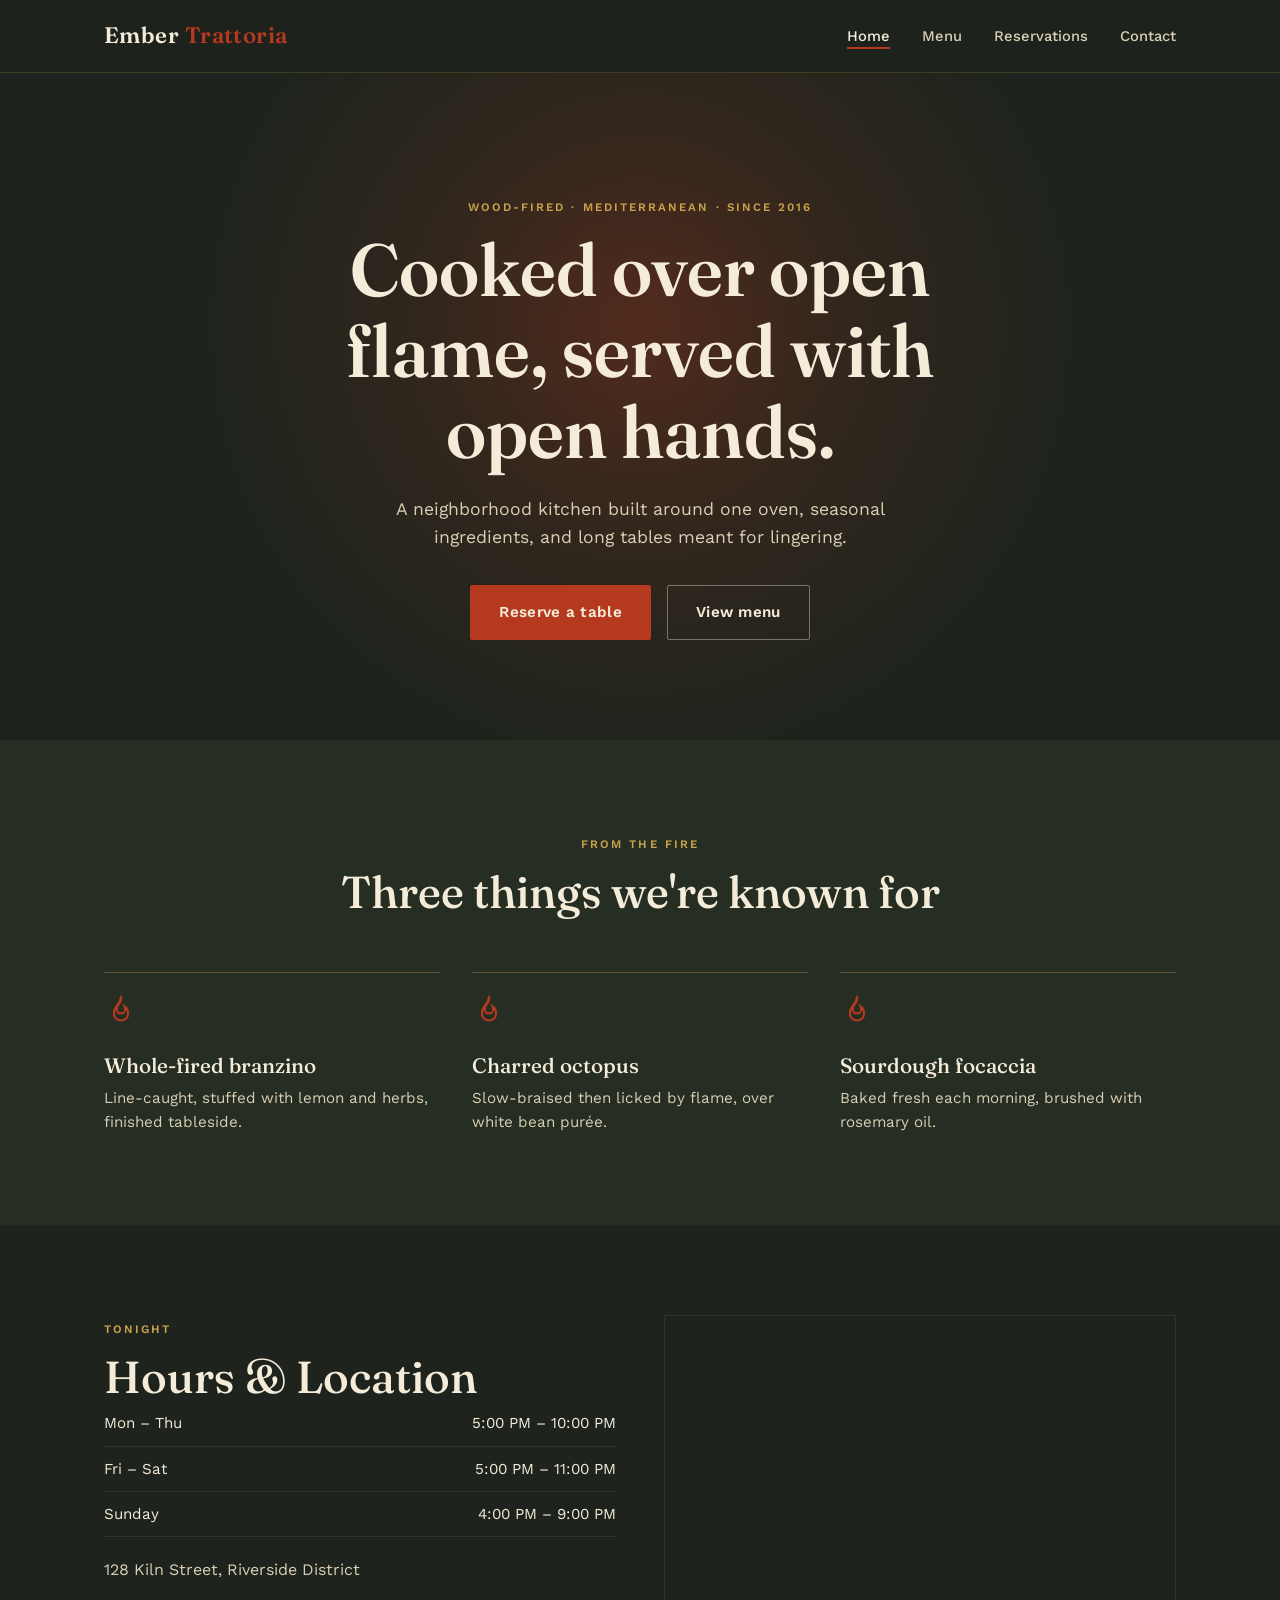
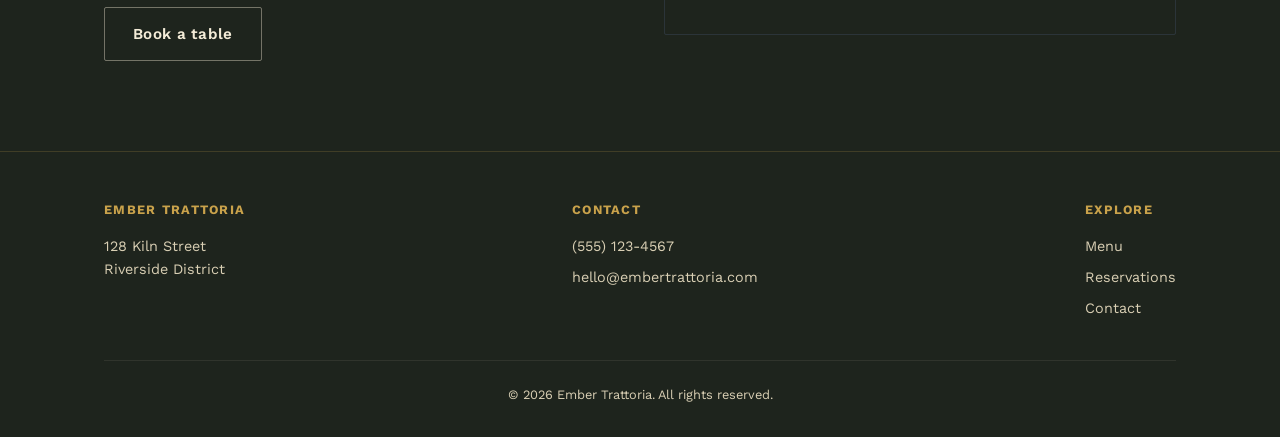
<file: index.html>
<!DOCTYPE html>
<html lang="en">
<head>
 
<meta charset="UTF-8">
<meta name="viewport" content="width=device-width, initial-scale=1.0">
<title>Ember Trattoria — Wood-Fired Kitchen</title>
<meta name="description" content="Ember Trattoria is a wood-fired Mediterranean kitchen. View our menu, reserve a table, or stop by tonight.">
<link rel="stylesheet" href="style.css">
</head>
<body>
<a class="skip-link" href="#main">Skip to content</a>

<header class="site-header">
  <nav class="nav">
    <a class="logo" href="index.html">Ember <span>Trattoria</span></a>
    <button class="nav-toggle" aria-label="Toggle menu" aria-expanded="false">☰</button>
    <ul class="nav-links">
      <li><a href="index.html" aria-current="page">Home</a></li>
      <li><a href="menu.html">Menu</a></li>
      <li><a href="reservations.html">Reservations</a></li>
      <li><a href="contact.html">Contact</a></li>
    </ul>
  </nav>
</header>

<main id="main">

  <section class="hero">
    <div class="hero-content">
      <span class="eyebrow">Wood-fired · Mediterranean · Since 2016</span>
      <h1>Cooked over open flame, served with open hands.</h1>
      <p class="lead">A neighborhood kitchen built around one oven, seasonal ingredients, and long tables meant for lingering.</p>
      <div class="hero-ctas">
        <a class="btn btn-primary" href="reservations.html">Reserve a table</a>
        <a class="btn btn-outline" href="menu.html">View menu</a>
      </div>
    </div>
  </section>

  <section class="bg-alt">
    <div class="container">
      <div class="section-head center">
        <span class="eyebrow">From the fire</span>
        <h2>Three things we're known for</h2>
      </div>
      <div class="grid-3">
        <div class="dish-card">
          <svg class="dish-flame" viewBox="0 0 24 24" fill="none" stroke="currentColor" stroke-width="1.5"><path d="M12 2c1 3-3 4-3 8a3 3 0 0 0 6 0c0-1-.5-2-.5-2 1.5 1 2.5 3 2.5 5a5 5 0 0 1-10 0c0-5 4-6 5-11z"/></svg>
          <h3>Whole-fired branzino</h3>
          <p>Line-caught, stuffed with lemon and herbs, finished tableside.</p>
        </div>
        <div class="dish-card">
          <svg class="dish-flame" viewBox="0 0 24 24" fill="none" stroke="currentColor" stroke-width="1.5"><path d="M12 2c1 3-3 4-3 8a3 3 0 0 0 6 0c0-1-.5-2-.5-2 1.5 1 2.5 3 2.5 5a5 5 0 0 1-10 0c0-5 4-6 5-11z"/></svg>
          <h3>Charred octopus</h3>
          <p>Slow-braised then licked by flame, over white bean purée.</p>
        </div>
        <div class="dish-card">
          <svg class="dish-flame" viewBox="0 0 24 24" fill="none" stroke="currentColor" stroke-width="1.5"><path d="M12 2c1 3-3 4-3 8a3 3 0 0 0 6 0c0-1-.5-2-.5-2 1.5 1 2.5 3 2.5 5a5 5 0 0 1-10 0c0-5 4-6 5-11z"/></svg>
          <h3>Sourdough focaccia</h3>
          <p>Baked fresh each morning, brushed with rosemary oil.</p>
        </div>
      </div>
    </div>
  </section>

  <section>
    <div class="container info-grid">
      <div>
        <span class="eyebrow">Tonight</span>
        <h2>Hours &amp; Location</h2>
        <ul class="info-list">
          <li><span>Mon – Thu</span><span>5:00 PM – 10:00 PM</span></li>
          <li><span>Fri – Sat</span><span>5:00 PM – 11:00 PM</span></li>
          <li><span>Sunday</span><span>4:00 PM – 9:00 PM</span></li>
        </ul>
        <p style="margin-top:20px;">128 Kiln Street, Riverside District</p>
        <a class="btn btn-outline" style="margin-top:24px;" href="reservations.html">Book a table</a>
      </div>
      <div>
        <iframe class="map-frame" title="Map to Ember Trattoria"
          src="https://www.openstreetmap.org/export/embed.html?bbox=-0.13%2C51.50%2C-0.10%2C51.52&layer=mapnik"
          loading="lazy"></iframe>
      </div>
    </div>
  </section>

</main>

<footer class="site-footer">
  <div class="container">
    <div class="footer-grid">
      <div class="footer-col">
        <h4>Ember Trattoria</h4>
        <p>128 Kiln Street<br>Riverside District</p>
      </div>
      <div class="footer-col">
        <h4>Contact</h4>
        <a href="tel:+15551234567">(555) 123-4567</a>
        <a href="mailto:hello@embertrattoria.com">hello@embertrattoria.com</a>
      </div>
      <div class="footer-col">
        <h4>Explore</h4>
        <a href="menu.html">Menu</a>
        <a href="reservations.html">Reservations</a>
        <a href="contact.html">Contact</a>
      </div>
    </div>
    <div class="footer-bottom">&copy; 2026 Ember Trattoria. All rights reserved.</div>
  </div>
</footer>

<script src="script.js"></script>
</body>
</html>
</file>
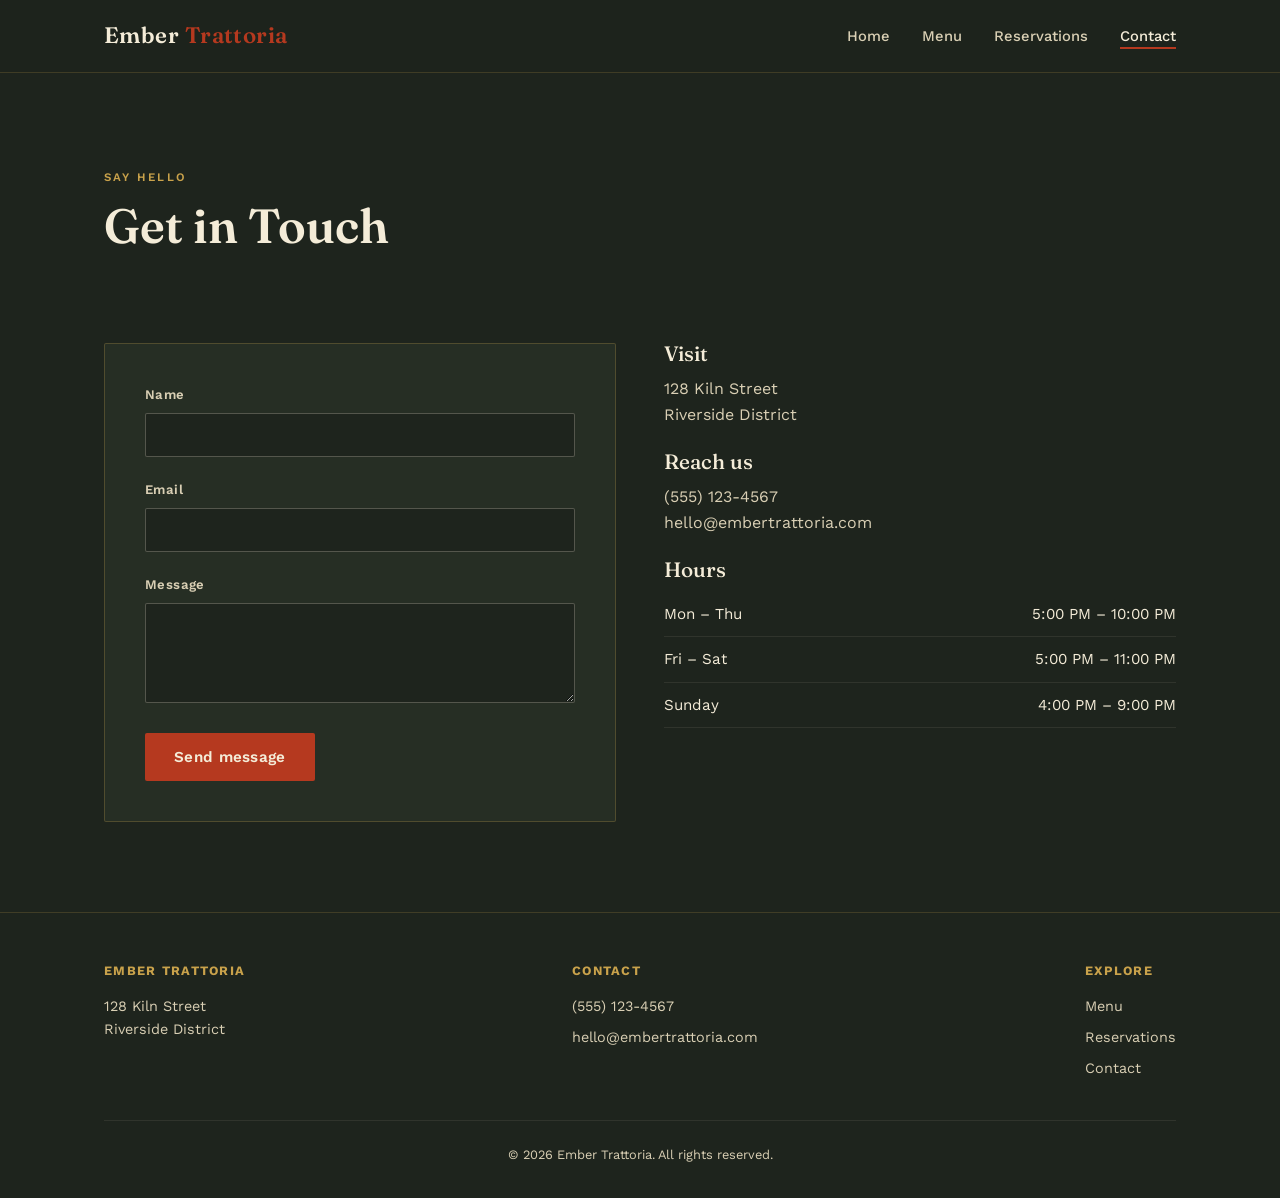
<file: contact.html>
<!DOCTYPE html>
<html lang="en">
<head>
<meta charset="UTF-8">
<meta name="viewport" content="width=device-width, initial-scale=1.0">
<title>Contact — Ember Trattoria</title>
<meta name="description" content="Get in touch with Ember Trattoria.">
<link rel="stylesheet" href="style.css">
</head>
<body>
<a class="skip-link" href="#main">Skip to content</a>

<header class="site-header">
  <nav class="nav">
    <a class="logo" href="index.html">Ember <span>Trattoria</span></a>
    <button class="nav-toggle" aria-label="Toggle menu" aria-expanded="false">☰</button>
    <ul class="nav-links">
      <li><a href="index.html">Home</a></li>
      <li><a href="menu.html">Menu</a></li>
      <li><a href="reservations.html">Reservations</a></li>
      <li><a href="contact.html" aria-current="page">Contact</a></li>
    </ul>
  </nav>
</header>

<main id="main">
  <section style="padding-bottom:0;">
    <div class="container">
      <span class="eyebrow">Say hello</span>
      <h1 style="font-size:clamp(2rem,4vw,3rem);">Get in Touch</h1>
    </div>
  </section>

  <section>
    <div class="container info-grid">
      <form id="contact-form" class="form-card" action="https://formspree.io/f/YOUR_FORM_ID" method="POST" novalidate>
        <div class="field">
          <label for="c-name">Name</label>
          <input type="text" id="c-name" name="name" required>
          <div class="field-error">Please enter your name.</div>
        </div>
        <div class="field">
          <label for="c-email">Email</label>
          <input type="email" id="c-email" name="email" required>
          <div class="field-error">Please enter a valid email address.</div>
        </div>
        <div class="field">
          <label for="c-message">Message</label>
          <textarea id="c-message" name="message" required></textarea>
          <div class="field-error">Please enter a message.</div>
        </div>
        <button type="submit" class="btn btn-primary">Send message</button>
        <div class="form-status" role="status" aria-live="polite"></div>
      </form>

      <div>
        <h3>Visit</h3>
        <p style="margin:10px 0 24px;">128 Kiln Street<br>Riverside District</p>
        <h3>Reach us</h3>
        <p style="margin:10px 0 24px;">
          <a href="tel:+15551234567">(555) 123-4567</a><br>
          <a href="mailto:hello@embertrattoria.com">hello@embertrattoria.com</a>
        </p>
        <h3>Hours</h3>
        <ul class="info-list" style="margin-top:10px;">
          <li><span>Mon – Thu</span><span>5:00 PM – 10:00 PM</span></li>
          <li><span>Fri – Sat</span><span>5:00 PM – 11:00 PM</span></li>
          <li><span>Sunday</span><span>4:00 PM – 9:00 PM</span></li>
        </ul>
      </div>
    </div>
  </section>
</main>

<footer class="site-footer">
  <div class="container">
    <div class="footer-grid">
      <div class="footer-col">
        <h4>Ember Trattoria</h4>
        <p>128 Kiln Street<br>Riverside District</p>
      </div>
      <div class="footer-col">
        <h4>Contact</h4>
        <a href="tel:+15551234567">(555) 123-4567</a>
        <a href="mailto:hello@embertrattoria.com">hello@embertrattoria.com</a>
      </div>
      <div class="footer-col">
        <h4>Explore</h4>
        <a href="menu.html">Menu</a>
        <a href="reservations.html">Reservations</a>
        <a href="contact.html">Contact</a>
      </div>
    </div>
    <div class="footer-bottom">&copy; 2026 Ember Trattoria. All rights reserved.</div>
  </div>
</footer>

<script src="script.js"></script>
</body>
</html>
</file>
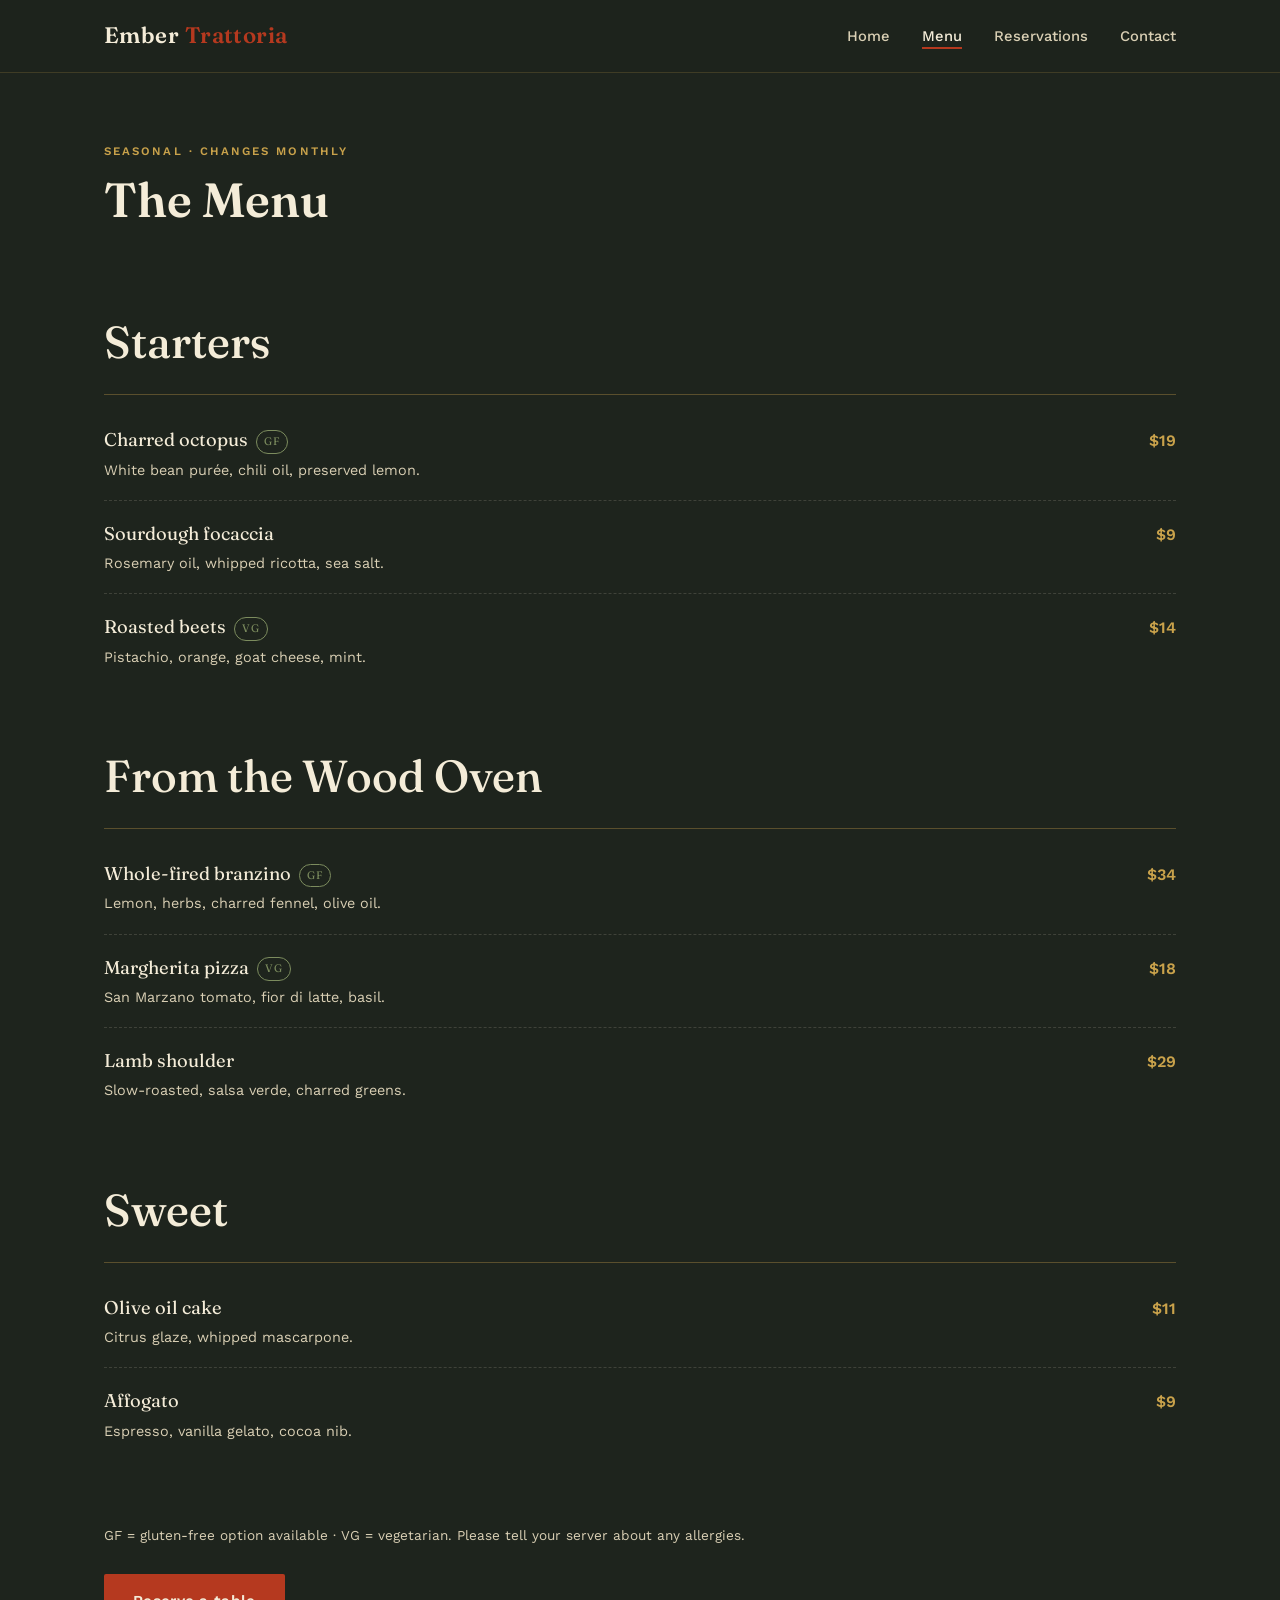
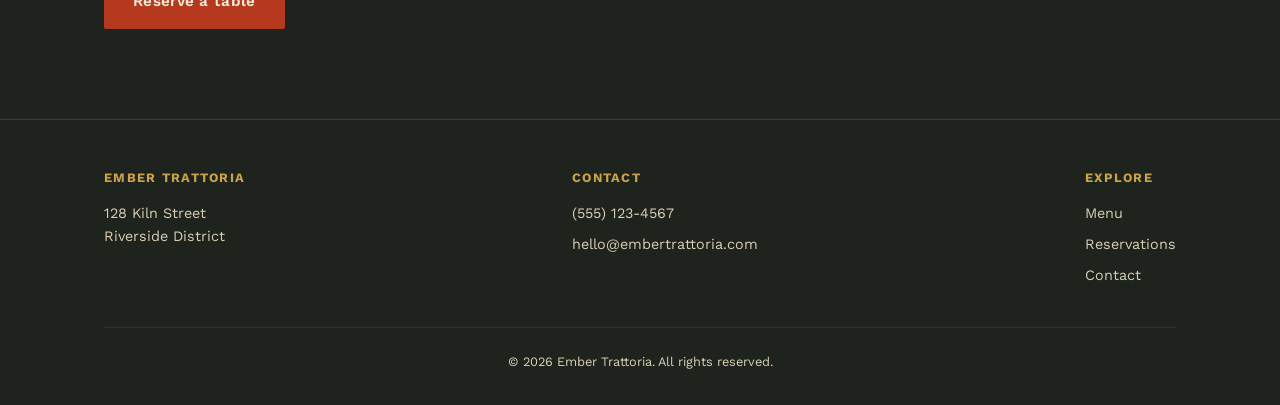
<file: menu.html>
<!DOCTYPE html>
<html lang="en">
<head>
<meta charset="UTF-8">
<meta name="viewport" content="width=device-width, initial-scale=1.0">
<title>Menu — Ember Trattoria</title>
<meta name="description" content="Seasonal wood-fired Mediterranean menu at Ember Trattoria.">
<link rel="stylesheet" href="style.css">
</head>
<body>
<a class="skip-link" href="#main">Skip to content</a>

<header class="site-header">
  <nav class="nav">
    <a class="logo" href="index.html">Ember <span>Trattoria</span></a>
    <button class="nav-toggle" aria-label="Toggle menu" aria-expanded="false">☰</button>
    <ul class="nav-links">
      <li><a href="index.html">Home</a></li>
      <li><a href="menu.html" aria-current="page">Menu</a></li>
      <li><a href="reservations.html">Reservations</a></li>
      <li><a href="contact.html">Contact</a></li>
    </ul>
  </nav>
</header>

<main id="main">
  <section style="padding-top:64px; padding-bottom:0;">
    <div class="container">
      <span class="eyebrow">Seasonal · Changes monthly</span>
      <h1 style="font-size:clamp(2rem,4vw,3rem);">The Menu</h1>
    </div>
  </section>

  <section>
    <div class="container">

      <div class="menu-section">
        <h2>Starters</h2>
        <hr class="rule" style="margin-bottom:12px;">
        <div class="menu-item">
          <div><div class="menu-item-name">Charred octopus<span class="menu-tag">GF</span></div><div class="menu-item-desc">White bean purée, chili oil, preserved lemon.</div></div>
          <div class="menu-item-price">$19</div>
        </div>
        <div class="menu-item">
          <div><div class="menu-item-name">Sourdough focaccia</div><div class="menu-item-desc">Rosemary oil, whipped ricotta, sea salt.</div></div>
          <div class="menu-item-price">$9</div>
        </div>
        <div class="menu-item">
          <div><div class="menu-item-name">Roasted beets<span class="menu-tag">VG</span></div><div class="menu-item-desc">Pistachio, orange, goat cheese, mint.</div></div>
          <div class="menu-item-price">$14</div>
        </div>
      </div>

      <div class="menu-section">
        <h2>From the Wood Oven</h2>
        <hr class="rule" style="margin-bottom:12px;">
        <div class="menu-item">
          <div><div class="menu-item-name">Whole-fired branzino<span class="menu-tag">GF</span></div><div class="menu-item-desc">Lemon, herbs, charred fennel, olive oil.</div></div>
          <div class="menu-item-price">$34</div>
        </div>
        <div class="menu-item">
          <div><div class="menu-item-name">Margherita pizza<span class="menu-tag">VG</span></div><div class="menu-item-desc">San Marzano tomato, fior di latte, basil.</div></div>
          <div class="menu-item-price">$18</div>
        </div>
        <div class="menu-item">
          <div><div class="menu-item-name">Lamb shoulder</div><div class="menu-item-desc">Slow-roasted, salsa verde, charred greens.</div></div>
          <div class="menu-item-price">$29</div>
        </div>
      </div>

      <div class="menu-section">
        <h2>Sweet</h2>
        <hr class="rule" style="margin-bottom:12px;">
        <div class="menu-item">
          <div><div class="menu-item-name">Olive oil cake</div><div class="menu-item-desc">Citrus glaze, whipped mascarpone.</div></div>
          <div class="menu-item-price">$11</div>
        </div>
        <div class="menu-item">
          <div><div class="menu-item-name">Affogato</div><div class="menu-item-desc">Espresso, vanilla gelato, cocoa nib.</div></div>
          <div class="menu-item-price">$9</div>
        </div>
      </div>

      <p style="font-size:0.85rem;">GF = gluten-free option available · VG = vegetarian. Please tell your server about any allergies.</p>
      <a class="btn btn-primary" style="margin-top:28px;" href="reservations.html">Reserve a table</a>
    </div>
  </section>
</main>

<footer class="site-footer">
  <div class="container">
    <div class="footer-grid">
      <div class="footer-col">
        <h4>Ember Trattoria</h4>
        <p>128 Kiln Street<br>Riverside District</p>
      </div>
      <div class="footer-col">
        <h4>Contact</h4>
        <a href="tel:+15551234567">(555) 123-4567</a>
        <a href="mailto:hello@embertrattoria.com">hello@embertrattoria.com</a>
      </div>
      <div class="footer-col">
        <h4>Explore</h4>
        <a href="menu.html">Menu</a>
        <a href="reservations.html">Reservations</a>
        <a href="contact.html">Contact</a>
      </div>
    </div>
    <div class="footer-bottom">&copy; 2026 Ember Trattoria. All rights reserved.</div>
  </div>
</footer>

<script src="script.js"></script>
</body>
</html>
</file>
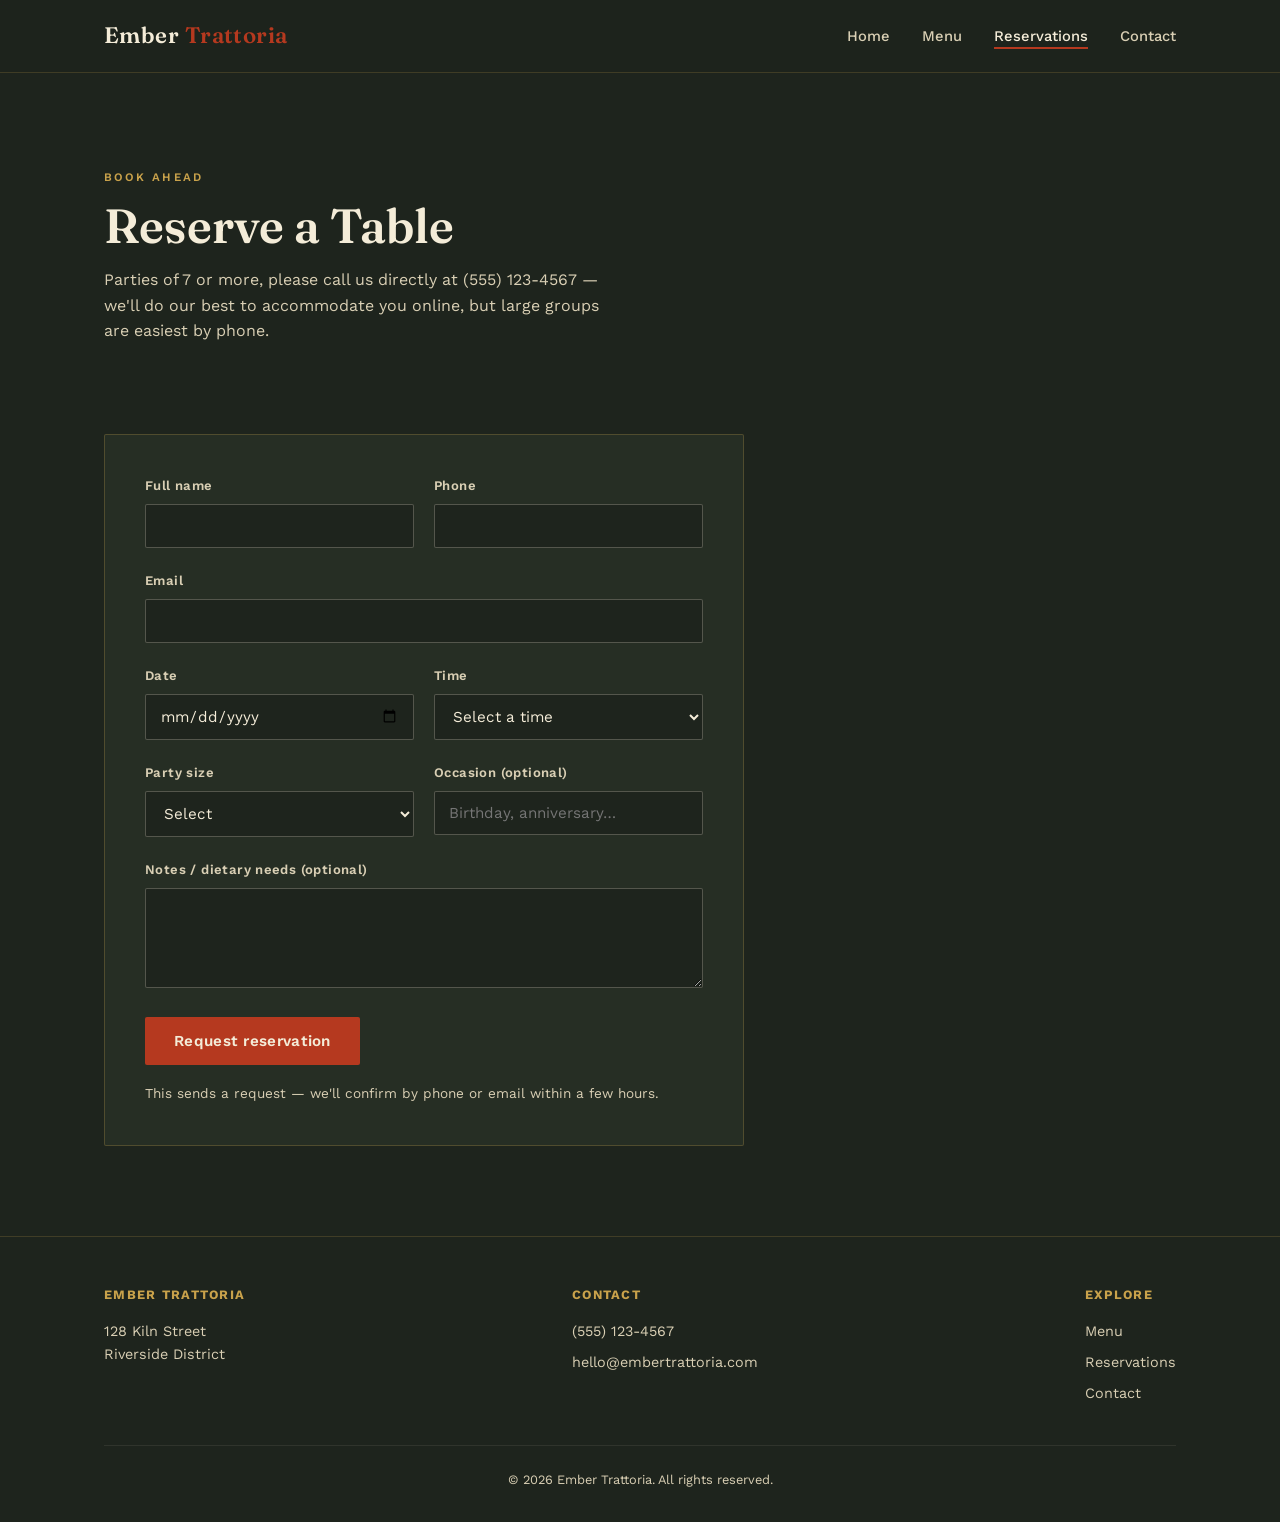
<file: reservations.html>
<!DOCTYPE html>
<html lang="en">
<head>
<meta charset="UTF-8">
<meta name="viewport" content="width=device-width, initial-scale=1.0">
<title>Reservations — Ember Trattoria</title>
<meta name="description" content="Reserve a table at Ember Trattoria.">
<link rel="stylesheet" href="style.css">
</head>
<body>
<a class="skip-link" href="#main">Skip to content</a>

<header class="site-header">
  <nav class="nav">
    <a class="logo" href="index.html">Ember <span>Trattoria</span></a>
    <button class="nav-toggle" aria-label="Toggle menu" aria-expanded="false">☰</button>
    <ul class="nav-links">
      <li><a href="index.html">Home</a></li>
      <li><a href="menu.html">Menu</a></li>
      <li><a href="reservations.html" aria-current="page">Reservations</a></li>
      <li><a href="contact.html">Contact</a></li>
    </ul>
  </nav>
</header>

<main id="main">
  <section style="padding-bottom:0;">
    <div class="container">
      <span class="eyebrow">Book ahead</span>
      <h1 style="font-size:clamp(2rem,4vw,3rem);">Reserve a Table</h1>
      <p style="max-width:520px; margin-top:14px;">Parties of 7 or more, please call us directly at (555) 123-4567 — we'll do our best to accommodate you online, but large groups are easiest by phone.</p>
    </div>
  </section>

  <section>
    <div class="container">
      <form id="reservation-form" class="form-card" action="https://formspree.io/f/YOUR_FORM_ID" method="POST" novalidate>

        <div class="form-row">
          <div class="field">
            <label for="res-name">Full name</label>
            <input type="text" id="res-name" name="name" required>
            <div class="field-error">Please enter your name.</div>
          </div>
          <div class="field">
            <label for="res-phone">Phone</label>
            <input type="tel" id="res-phone" name="phone" required>
            <div class="field-error">Please enter a valid phone number.</div>
          </div>
        </div>

        <div class="field">
          <label for="res-email">Email</label>
          <input type="email" id="res-email" name="email" required>
          <div class="field-error">Please enter a valid email address.</div>
        </div>

        <div class="form-row">
          <div class="field">
            <label for="res-date">Date</label>
            <input type="date" id="res-date" name="date" required>
            <div class="field-error">Please choose a valid, upcoming date.</div>
          </div>
          <div class="field">
            <label for="res-time">Time</label>
            <select id="res-time" name="time" required>
              <option value="">Select a time</option>
              <option>5:00 PM</option>
              <option>5:30 PM</option>
              <option>6:00 PM</option>
              <option>6:30 PM</option>
              <option>7:00 PM</option>
              <option>7:30 PM</option>
              <option>8:00 PM</option>
              <option>8:30 PM</option>
              <option>9:00 PM</option>
            </select>
            <div class="field-error">Please select a time.</div>
          </div>
        </div>

        <div class="form-row">
          <div class="field">
            <label for="res-party">Party size</label>
            <select id="res-party" name="party_size" required>
              <option value="">Select</option>
              <option>1</option><option>2</option><option>3</option>
              <option>4</option><option>5</option><option>6</option>
            </select>
            <div class="field-error">Please select a party size.</div>
          </div>
          <div class="field">
            <label for="res-occasion">Occasion (optional)</label>
            <input type="text" id="res-occasion" name="occasion" placeholder="Birthday, anniversary…">
          </div>
        </div>

        <div class="field">
          <label for="res-notes">Notes / dietary needs (optional)</label>
          <textarea id="res-notes" name="notes"></textarea>
        </div>

        <button type="submit" class="btn btn-primary">Request reservation</button>
        <p class="form-note">This sends a request — we'll confirm by phone or email within a few hours.</p>
        <div class="form-status" role="status" aria-live="polite"></div>
      </form>
    </div>
  </section>
</main>

<footer class="site-footer">
  <div class="container">
    <div class="footer-grid">
      <div class="footer-col">
        <h4>Ember Trattoria</h4>
        <p>128 Kiln Street<br>Riverside District</p>
      </div>
      <div class="footer-col">
        <h4>Contact</h4>
        <a href="tel:+15551234567">(555) 123-4567</a>
        <a href="mailto:hello@embertrattoria.com">hello@embertrattoria.com</a>
      </div>
      <div class="footer-col">
        <h4>Explore</h4>
        <a href="menu.html">Menu</a>
        <a href="reservations.html">Reservations</a>
        <a href="contact.html">Contact</a>
      </div>
    </div>
    <div class="footer-bottom">&copy; 2026 Ember Trattoria. All rights reserved.</div>
  </div>
</footer>

<script src="script.js"></script>
</body>
</html>
</file>
<file: style.css>
/* ============================================
   EMBER TRATTORIA — Design System
   ============================================ */

@import url('https://fonts.googleapis.com/css2?family=Fraunces:ital,opsz,wght@0,9..144,300;0,9..144,500;0,9..144,600;1,9..144,500&family=Work+Sans:wght@400;500;600;700&display=swap');

:root {
  /* Color tokens */
  --bg:        #1E241D;   /* deep forest-charcoal */
  --bg-alt:    #262E24;   /* slightly lifted panel */
  --cream:     #F4ECD8;   /* paper cream */
  --cream-dim: #D9CFB4;   /* muted cream for secondary text */
  --brick:     #B5391F;   /* ember accent / CTA */
  --brick-dim: #8C2C18;
  --gold:      #C9A24B;   /* dividers, labels */
  --olive:     #7C8C5E;   /* supporting accent */
  --ink:       #14180F;   /* near-black, text on cream */

  /* Type */
  --font-display: 'Fraunces', Georgia, serif;
  --font-body: 'Work Sans', -apple-system, sans-serif;

  --radius: 2px;
  --max-width: 1120px;
}

* { box-sizing: border-box; margin: 0; padding: 0; }

html { scroll-behavior: smooth; }

body {
  background: var(--bg);
  color: var(--cream);
  font-family: var(--font-body);
  line-height: 1.6;
  -webkit-font-smoothing: antialiased;
}

img { max-width: 100%; display: block; }

a { color: inherit; text-decoration: none; }

.container {
  max-width: var(--max-width);
  margin: 0 auto;
  padding: 0 24px;
}

.eyebrow {
  display: inline-block;
  font-family: var(--font-body);
  font-size: 0.72rem;
  font-weight: 600;
  letter-spacing: 0.18em;
  text-transform: uppercase;
  color: var(--gold);
  margin-bottom: 14px;
}

h1, h2, h3 {
  font-family: var(--font-display);
  font-weight: 500;
  line-height: 1.1;
  color: var(--cream);
}

h1 { font-size: clamp(2.6rem, 6vw, 4.6rem); font-weight: 600; }
h2 { font-size: clamp(1.9rem, 4vw, 2.8rem); }
h3 { font-size: 1.3rem; }

p { color: var(--cream-dim); }

.rule {
  border: none;
  border-top: 1px solid rgba(201, 162, 75, 0.35);
  margin: 0;
}

/* ---------- Buttons ---------- */
.btn {
  display: inline-flex;
  align-items: center;
  gap: 8px;
  padding: 14px 28px;
  border-radius: var(--radius);
  font-family: var(--font-body);
  font-weight: 600;
  font-size: 0.95rem;
  letter-spacing: 0.02em;
  cursor: pointer;
  border: 1px solid transparent;
  transition: transform 0.15s ease, background 0.2s ease, border-color 0.2s ease;
}
.btn:focus-visible { outline: 2px solid var(--gold); outline-offset: 3px; }

.btn-primary {
  background: var(--brick);
  color: var(--cream);
}
.btn-primary:hover { background: var(--brick-dim); transform: translateY(-1px); }

.btn-outline {
  background: transparent;
  color: var(--cream);
  border-color: rgba(244, 236, 216, 0.4);
}
.btn-outline:hover { border-color: var(--gold); color: var(--gold); }

/* ---------- Header / Nav ---------- */
.site-header {
  position: sticky;
  top: 0;
  z-index: 100;
  background: rgba(30, 36, 29, 0.92);
  backdrop-filter: blur(6px);
  border-bottom: 1px solid rgba(201, 162, 75, 0.2);
}
.nav {
  display: flex;
  align-items: center;
  justify-content: space-between;
  padding: 18px 24px;
  max-width: var(--max-width);
  margin: 0 auto;
}
.logo {
  font-family: var(--font-display);
  font-size: 1.4rem;
  font-weight: 600;
  letter-spacing: 0.02em;
}
.logo span { color: var(--brick); }

.nav-links {
  display: flex;
  gap: 32px;
  list-style: none;
}
.nav-links a {
  font-size: 0.92rem;
  font-weight: 500;
  color: var(--cream-dim);
  position: relative;
  padding-bottom: 4px;
}
.nav-links a:hover, .nav-links a[aria-current="page"] { color: var(--cream); }
.nav-links a[aria-current="page"]::after {
  content: '';
  position: absolute;
  left: 0; right: 0; bottom: 0;
  height: 2px;
  background: var(--brick);
}

.nav-toggle {
  display: none;
  background: none;
  border: none;
  color: var(--cream);
  font-size: 1.6rem;
  cursor: pointer;
}

@media (max-width: 760px) {
  .nav-toggle { display: block; }
  .nav-links {
    position: absolute;
    top: 100%; left: 0; right: 0;
    background: var(--bg-alt);
    flex-direction: column;
    gap: 0;
    max-height: 0;
    overflow: hidden;
    transition: max-height 0.3s ease;
    border-bottom: 1px solid rgba(201, 162, 75, 0.2);
  }
  .nav-links.open { max-height: 400px; }
  .nav-links li { border-top: 1px solid rgba(201, 162, 75, 0.1); }
  .nav-links a { display: block; padding: 16px 24px; }
}

/* ---------- Hero (signature ember glow) ---------- */
.hero {
  position: relative;
  overflow: hidden;
  padding: 120px 24px 100px;
  text-align: center;
}
.hero::before {
  content: '';
  position: absolute;
  left: 50%; top: 38%;
  width: 900px; height: 900px;
  transform: translate(-50%, -50%);
  background: radial-gradient(circle, rgba(181,57,31,0.35) 0%, rgba(181,57,31,0.12) 35%, transparent 70%);
  filter: blur(10px);
  animation: ember-pulse 6s ease-in-out infinite;
  pointer-events: none;
}
@keyframes ember-pulse {
  0%, 100% { opacity: 0.7; transform: translate(-50%, -50%) scale(1); }
  50% { opacity: 1; transform: translate(-50%, -50%) scale(1.06); }
}
@media (prefers-reduced-motion: reduce) {
  .hero::before { animation: none; }
  html { scroll-behavior: auto; }
}
.hero-content { position: relative; z-index: 1; max-width: 720px; margin: 0 auto; }
.hero p.lead {
  font-size: 1.1rem;
  max-width: 520px;
  margin: 22px auto 34px;
}
.hero-ctas { display: flex; gap: 16px; justify-content: center; flex-wrap: wrap; }

/* ---------- Sections ---------- */
section { padding: 90px 0; }
.section-head { max-width: 620px; margin-bottom: 56px; }
.section-head.center { margin-left: auto; margin-right: auto; text-align: center; }

.bg-alt { background: var(--bg-alt); }

/* ---------- Dish / Feature Cards ---------- */
.grid-3 {
  display: grid;
  grid-template-columns: repeat(3, 1fr);
  gap: 32px;
}
@media (max-width: 860px) { .grid-3 { grid-template-columns: 1fr; } }

.dish-card {
  border-top: 1px solid rgba(201, 162, 75, 0.35);
  padding-top: 22px;
}
.dish-card .dish-flame {
  width: 34px; height: 34px;
  margin-bottom: 18px;
  color: var(--brick);
}
.dish-card h3 { margin-bottom: 8px; }
.dish-card p { font-size: 0.95rem; }

/* ---------- Menu page ---------- */
.menu-section { margin-bottom: 64px; }
.menu-section h2 { margin-bottom: 28px; }
.menu-item {
  display: flex;
  justify-content: space-between;
  align-items: baseline;
  gap: 20px;
  padding: 18px 0;
  border-bottom: 1px dashed rgba(244, 236, 216, 0.15);
}
.menu-item:last-child { border-bottom: none; }
.menu-item-name { font-family: var(--font-display); font-size: 1.15rem; color: var(--cream); }
.menu-item-desc { font-size: 0.9rem; color: var(--cream-dim); margin-top: 4px; }
.menu-item-price {
  font-family: var(--font-body);
  font-weight: 600;
  color: var(--gold);
  white-space: nowrap;
}
.menu-tag {
  display: inline-block;
  font-size: 0.68rem;
  letter-spacing: 0.08em;
  text-transform: uppercase;
  color: var(--olive);
  border: 1px solid var(--olive);
  padding: 2px 7px;
  border-radius: 20px;
  margin-left: 8px;
  vertical-align: middle;
}

/* ---------- Forms (Reservations / Contact) ---------- */
.form-card {
  background: var(--bg-alt);
  border: 1px solid rgba(201, 162, 75, 0.25);
  border-radius: var(--radius);
  padding: 40px;
  max-width: 640px;
}
.form-row { display: grid; grid-template-columns: 1fr 1fr; gap: 20px; }
@media (max-width: 560px) { .form-row { grid-template-columns: 1fr; } }

.field { margin-bottom: 22px; }
.field label {
  display: block;
  font-size: 0.82rem;
  font-weight: 600;
  letter-spacing: 0.03em;
  color: var(--cream-dim);
  margin-bottom: 8px;
}
.field input, .field select, .field textarea {
  width: 100%;
  background: var(--bg);
  border: 1px solid rgba(244, 236, 216, 0.25);
  border-radius: var(--radius);
  padding: 12px 14px;
  color: var(--cream);
  font-family: var(--font-body);
  font-size: 0.95rem;
}
.field input:focus, .field select:focus, .field textarea:focus {
  outline: none;
  border-color: var(--gold);
}
.field textarea { resize: vertical; min-height: 100px; }
.field-error {
  color: var(--brick);
  font-size: 0.8rem;
  margin-top: 6px;
  display: none;
}
.field.invalid input, .field.invalid select, .field.invalid textarea {
  border-color: var(--brick);
}
.field.invalid .field-error { display: block; }

.form-note {
  font-size: 0.85rem;
  color: var(--cream-dim);
  margin-top: 18px;
}
.form-status {
  margin-top: 18px;
  padding: 14px 16px;
  border-radius: var(--radius);
  font-size: 0.9rem;
  display: none;
}
.form-status.success { display: block; background: rgba(124,140,94,0.18); color: var(--olive); border: 1px solid var(--olive); }
.form-status.error { display: block; background: rgba(181,57,31,0.15); color: var(--brick); border: 1px solid var(--brick); }

/* ---------- Info blocks (hours/location) ---------- */
.info-grid {
  display: grid;
  grid-template-columns: 1fr 1fr;
  gap: 48px;
}
@media (max-width: 760px) { .info-grid { grid-template-columns: 1fr; } }
.info-list { list-style: none; }
.info-list li {
  display: flex;
  justify-content: space-between;
  padding: 10px 0;
  border-bottom: 1px solid rgba(244, 236, 216, 0.08);
  font-size: 0.95rem;
}
.map-frame {
  width: 100%;
  height: 320px;
  border: 1px solid rgba(201, 162, 75, 0.25);
  border-radius: var(--radius);
  filter: grayscale(0.4) invert(0.92) contrast(0.9);
}

/* ---------- Footer ---------- */
.site-footer {
  border-top: 1px solid rgba(201, 162, 75, 0.2);
  padding: 48px 0 32px;
}
.footer-grid {
  display: flex;
  justify-content: space-between;
  flex-wrap: wrap;
  gap: 32px;
  margin-bottom: 32px;
}
.footer-col h4 {
  font-family: var(--font-body);
  font-size: 0.8rem;
  letter-spacing: 0.1em;
  text-transform: uppercase;
  color: var(--gold);
  margin-bottom: 14px;
}
.footer-col p, .footer-col a { font-size: 0.9rem; color: var(--cream-dim); display: block; margin-bottom: 8px; }
.footer-bottom {
  text-align: center;
  font-size: 0.8rem;
  color: var(--cream-dim);
  padding-top: 24px;
  border-top: 1px solid rgba(244, 236, 216, 0.08);
}

/* Skip link for accessibility */
.skip-link {
  position: absolute;
  left: -999px;
  top: 0;
  background: var(--gold);
  color: var(--ink);
  padding: 10px 16px;
  z-index: 200;
}
.skip-link:focus { left: 12px; top: 12px; }
</file>
